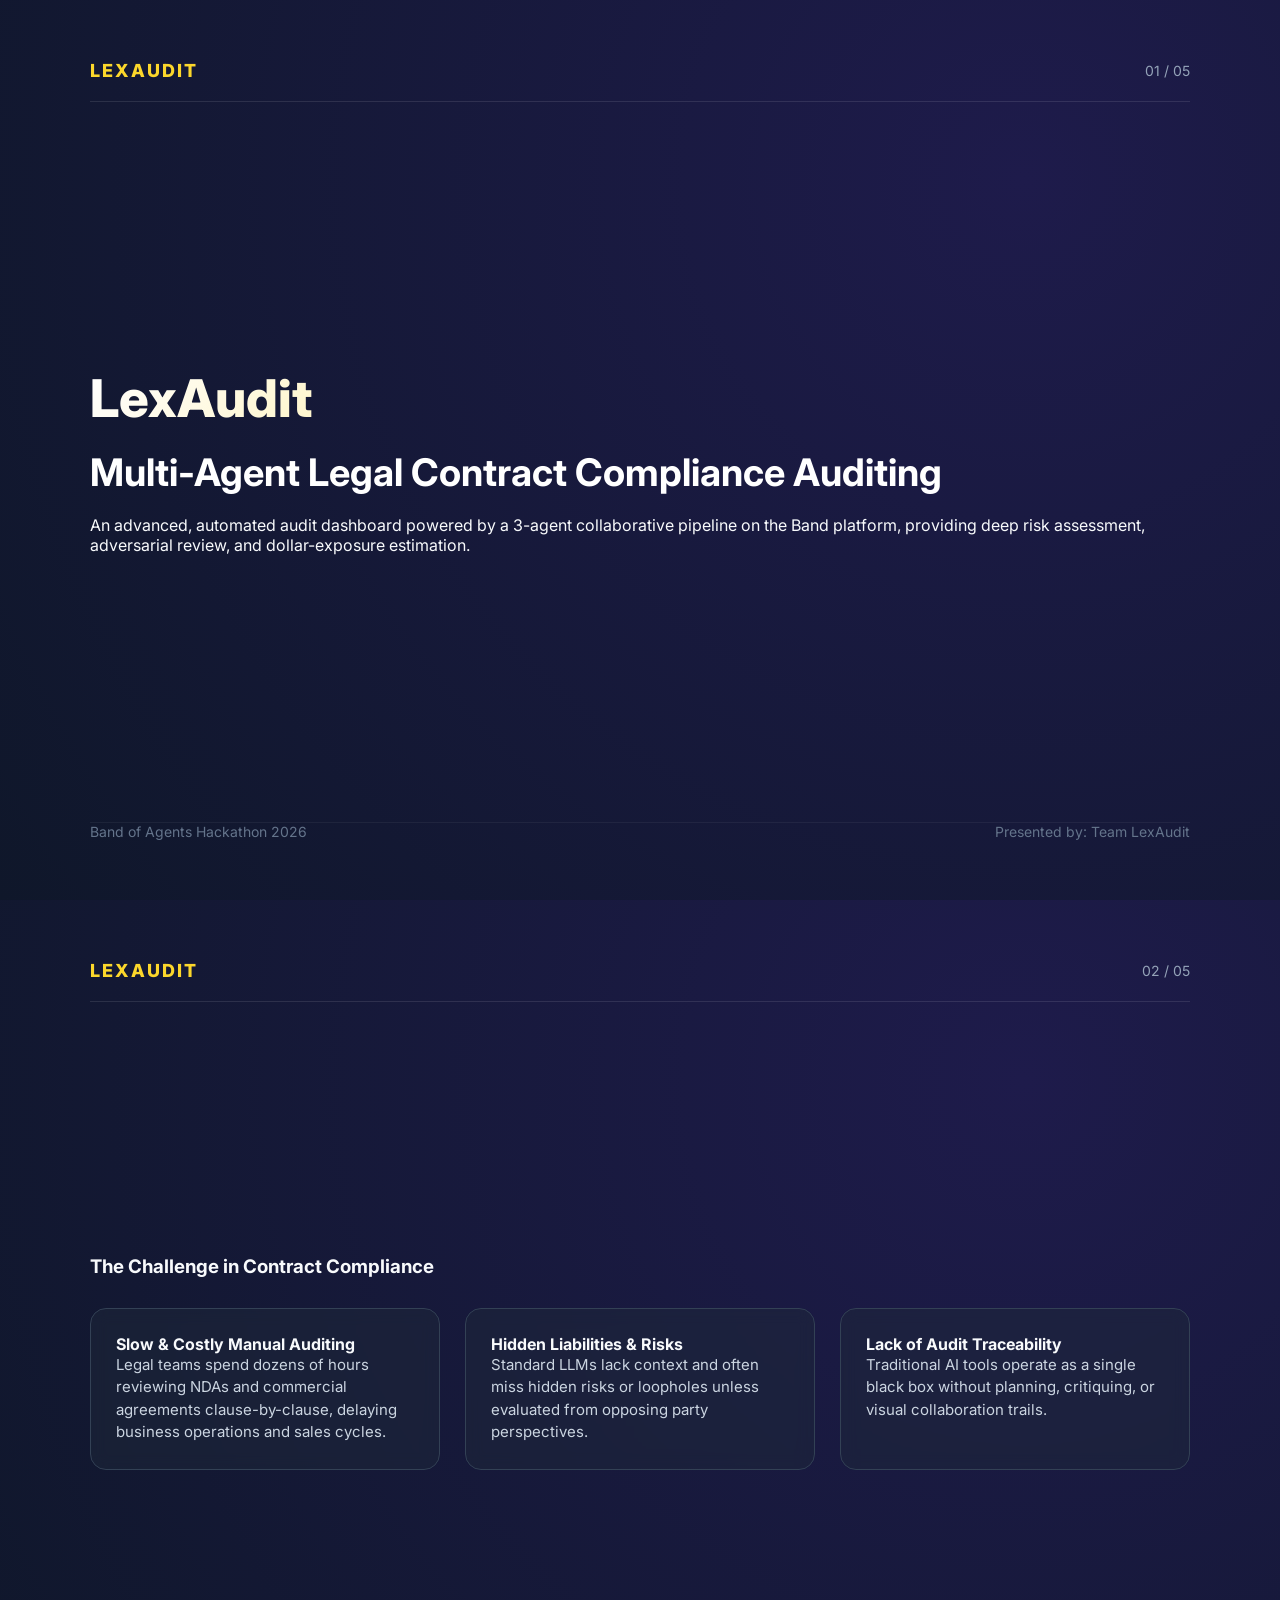
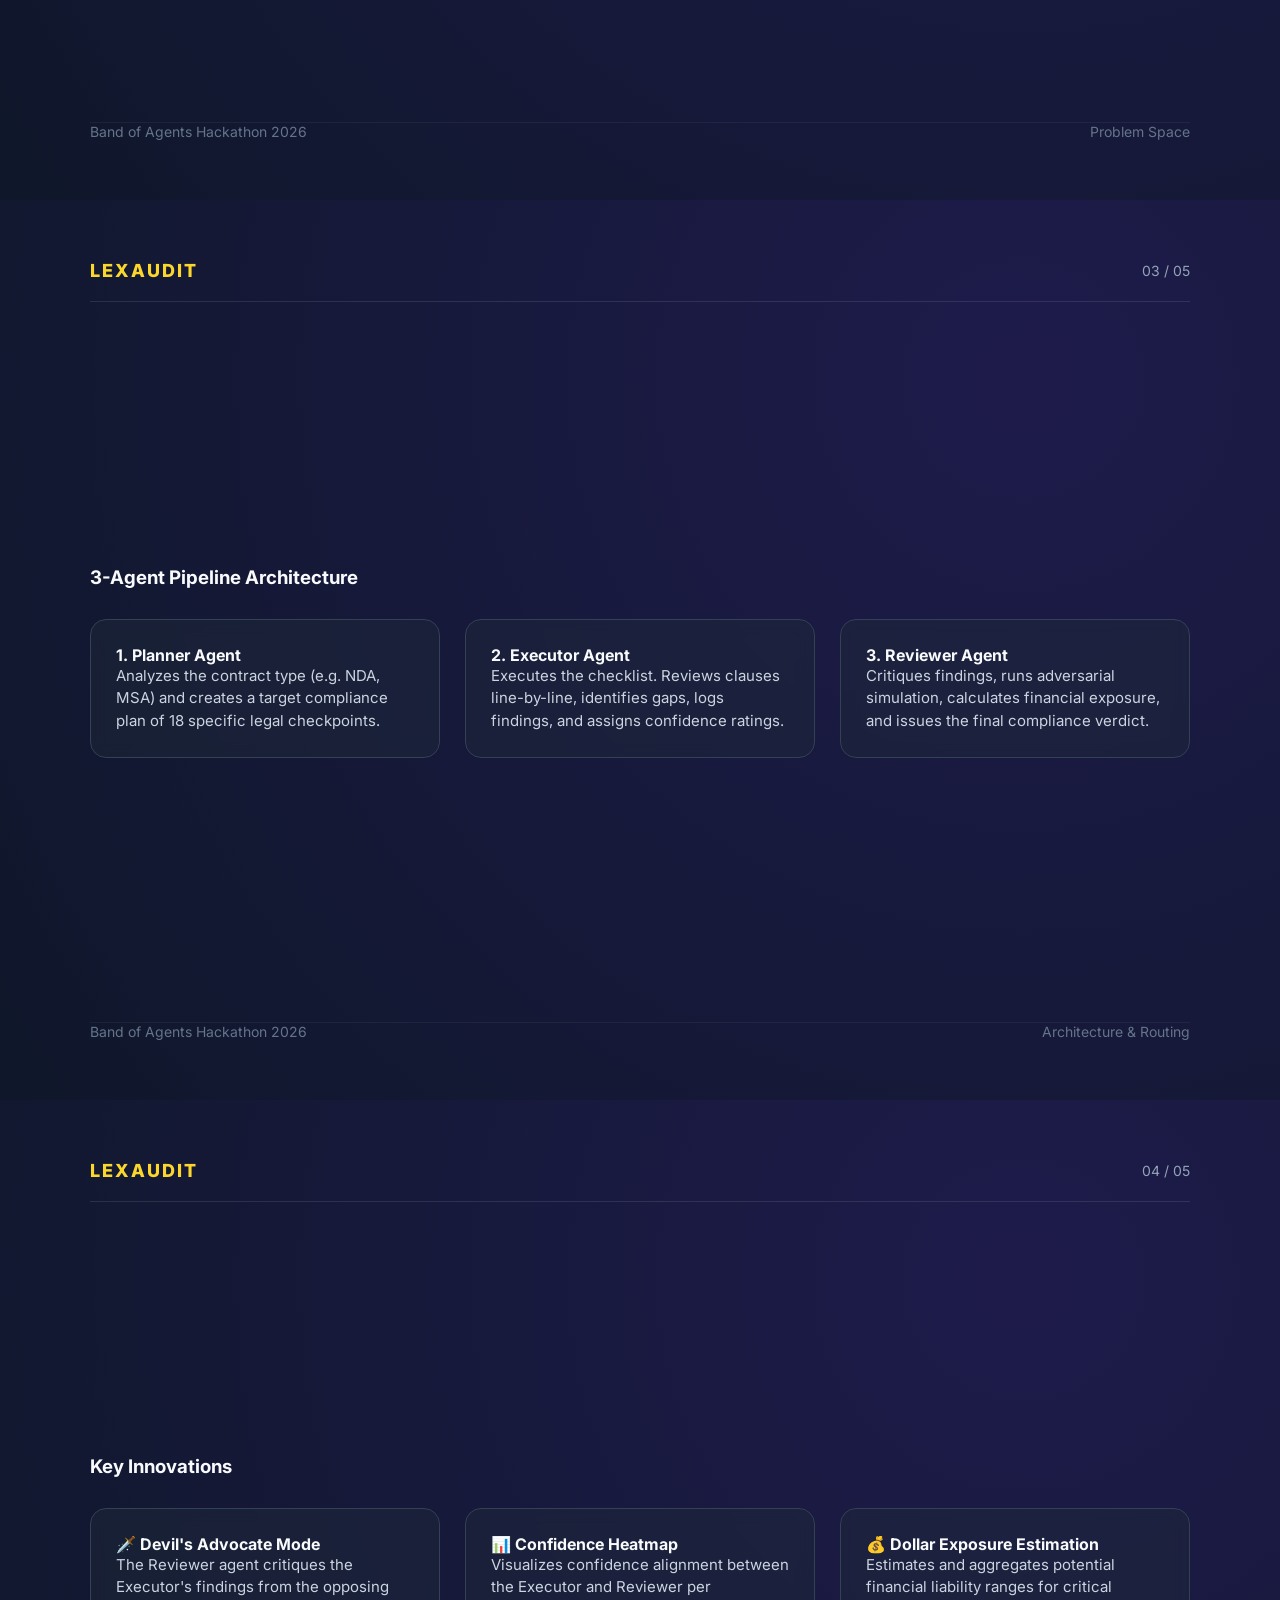
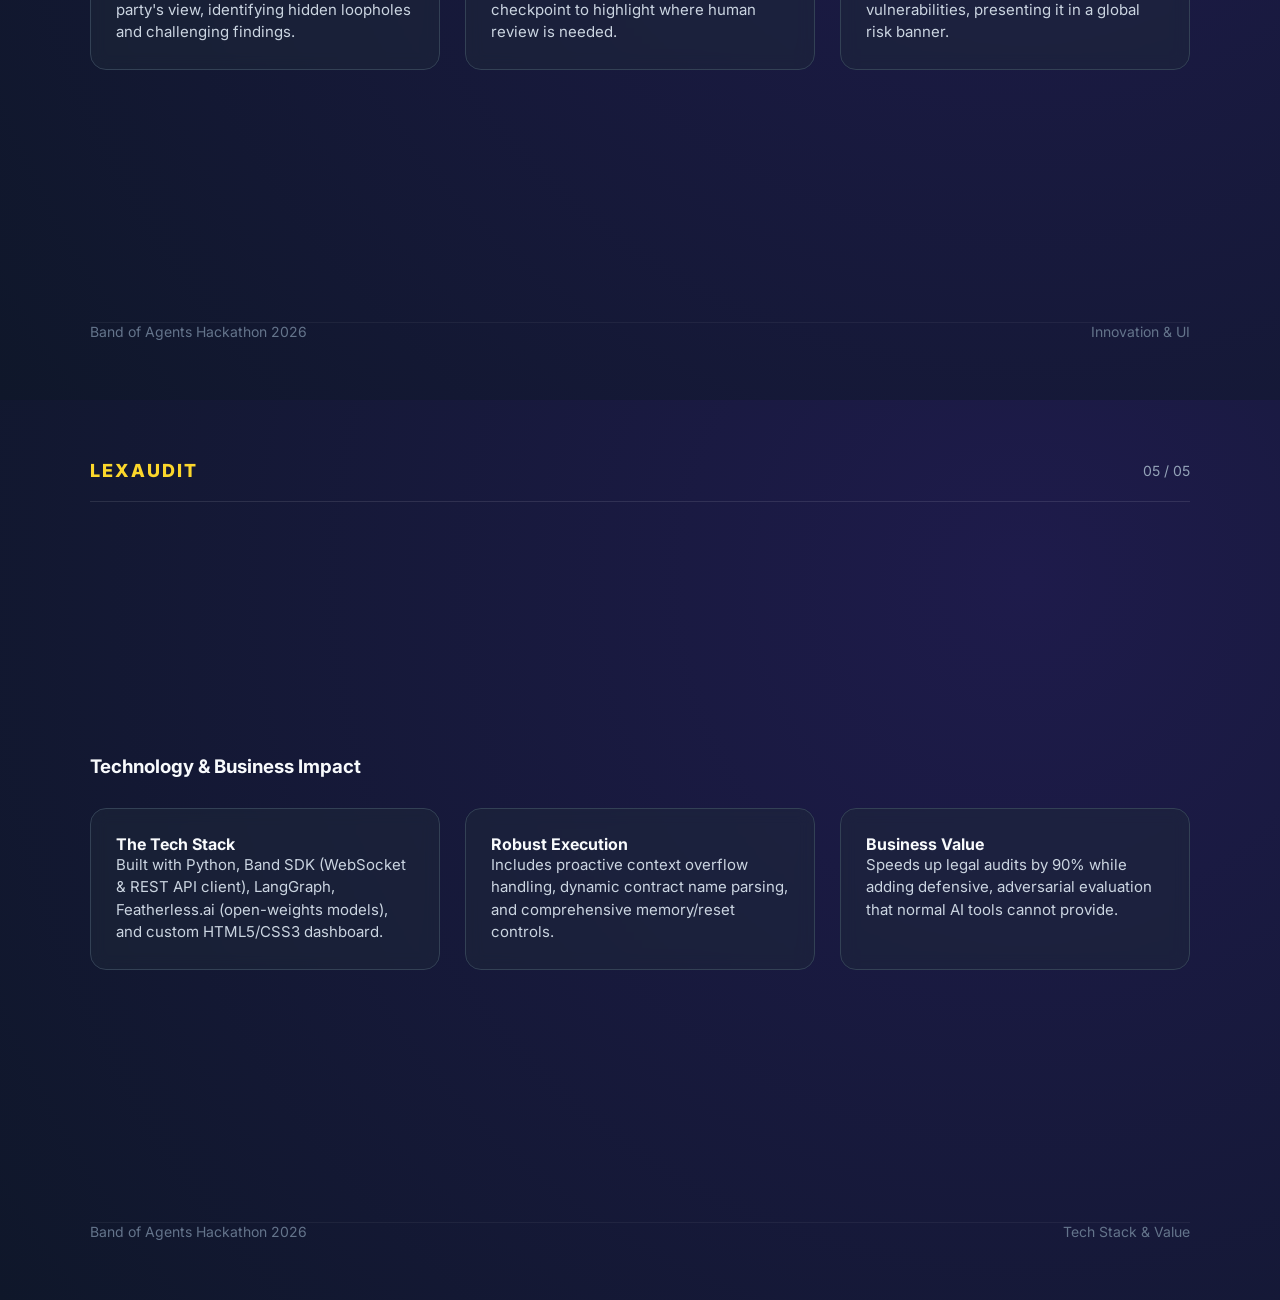
<file: slides.html>
<!DOCTYPE html>
<html lang="en">
<head>
  <meta charset="UTF-8">
  <title>AegisOptions Presentation Slides</title>
  <style>
    @import url('https://fonts.googleapis.com/css2?family=Inter:wght@300;400;600;700;800&display=swap');
    
    * {
      box-sizing: border-box;
      margin: 0;
      padding: 0;
    }
    
    body {
      font-family: 'Inter', sans-serif;
      background: #090d16;
      color: #f8fafc;
      overflow-x: hidden;
    }

    .slide {
      width: 100vw;
      height: 100vh;
      display: flex;
      flex-direction: column;
      justify-content: space-between;
      padding: 60px 90px;
      position: relative;
      background: radial-gradient(circle at 85% 15%, #1e1b4b 0%, #090d16 100%);
      border-bottom: 2px solid #1e293b;
    }

    .header {
      display: flex;
      justify-content: space-between;
      align-items: center;
      border-bottom: 1px solid rgba(255, 255, 255, 0.1);
      padding-bottom: 20px;
    }

    .project-name {
      font-size: 18px;
      font-weight: 800;
      letter-spacing: 2px;
      color: #fcd72b;
      text-transform: uppercase;
    }

    .slide-number {
      font-size: 14px;
      color: #94a3b8;
    }

    .content {
      flex-grow: 1;
      display: flex;
      flex-direction: column;
      justify-content: center;
      padding: 40px 0;
    }

    h1 {
      font-size: 52px;
      font-weight: 800;
      line-height: 1.15;
      margin-bottom: 20px;
      background: linear-gradient(135deg, #ffffff 0%, #fcd72b 100%);
      -webkit-background-clip: text;
      -webkit-text-fill-color: transparent;
    }

    h2 {
      font-size: 38px;
      font-weight: 700;
      margin-bottom: 20px;
      color: #ffffff;
    }

    p.subtitle {
      font-size: 22px;
      color: #94a3b8;
      max-width: 850px;
      line-height: 1.5;
    }

    .grid {
      display: grid;
      grid-template-columns: repeat(3, 1fr);
      gap: 25px;
      margin-top: 30px;
    }

    .card {
      background: rgba(30, 41, 59, 0.5);
      border: 1px solid #334155;
      border-radius: 16px;
      padding: 25px;
      backdrop-filter: blur(8px);
    }

    .card h3 {
      font-size: 20px;
      color: #fcd72b;
      margin-bottom: 12px;
    }

    .card p {
      font-size: 15px;
      color: #cbd5e1;
      line-height: 1.5;
    }

    .tag {
      display: inline-block;
      padding: 6px 14px;
      border-radius: 20px;
      font-size: 13px;
      font-weight: 600;
      margin-right: 8px;
      margin-top: 15px;
      background: rgba(252, 215, 43, 0.15);
      color: #fcd72b;
      border: 1px solid rgba(252, 215, 43, 0.3);
    }

    .footer {
      display: flex;
      justify-content: space-between;
      align-items: center;
      font-size: 14px;
      color: #64748b;
      border-top: 1px solid rgba(255, 255, 255, 0.05);
        -webkit-print-color-adjust: exact;
        print-color-adjust: exact;
      }
      .slide {
        width: 100vw;
        height: 100vh;
        page-break-after: always;
        border-bottom: none;
        background: radial-gradient(circle at 80% 20%, #1e1b4b 0%, #0f172a 100%) !important;
      }
    }
  </style>
</head>
<body>

  <!-- Slide 1: Title -->
  <section class="slide">
    <div class="header">
      <span class="project-name">LexAudit</span>
      <span class="slide-number">01 / 05</span>
    </div>
    <div class="content">
      <h1 class="title">LexAudit</h1>
      <h2 class="subtitle">Multi-Agent Legal Contract Compliance Auditing</h2>
      <p class="text">An advanced, automated audit dashboard powered by a 3-agent collaborative pipeline on the Band platform, providing deep risk assessment, adversarial review, and dollar-exposure estimation.</p>
    </div>
    <div class="footer">
      <span>Band of Agents Hackathon 2026</span>
      <span>Presented by: Team LexAudit</span>
    </div>
  </section>

  <!-- Slide 2: The Problem -->
  <section class="slide">
    <div class="header">
      <span class="project-name">LexAudit</span>
      <span class="slide-number">02 / 05</span>
    </div>
    <div class="content">
      <h3 class="slide-title">The Challenge in Contract Compliance</h3>
      <div class="grid">
        <div class="card">
          <h4>Slow & Costly Manual Auditing</h4>
          <p>Legal teams spend dozens of hours reviewing NDAs and commercial agreements clause-by-clause, delaying business operations and sales cycles.</p>
        </div>
        <div class="card">
          <h4>Hidden Liabilities & Risks</h4>
          <p>Standard LLMs lack context and often miss hidden risks or loopholes unless evaluated from opposing party perspectives.</p>
        </div>
        <div class="card">
          <h4>Lack of Audit Traceability</h4>
          <p>Traditional AI tools operate as a single black box without planning, critiquing, or visual collaboration trails.</p>
        </div>
      </div>
    </div>
    <div class="footer">
      <span>Band of Agents Hackathon 2026</span>
      <span>Problem Space</span>
    </div>
  </section>

  <!-- Slide 3: Multi-Agent Architecture -->
  <section class="slide">
    <div class="header">
      <span class="project-name">LexAudit</span>
      <span class="slide-number">03 / 05</span>
    </div>
    <div class="content">
      <h3 class="slide-title">3-Agent Pipeline Architecture</h3>
      <div class="grid">
        <div class="card">
          <h4>1. Planner Agent</h4>
          <p>Analyzes the contract type (e.g. NDA, MSA) and creates a target compliance plan of 18 specific legal checkpoints.</p>
        </div>
        <div class="card">
          <h4>2. Executor Agent</h4>
          <p>Executes the checklist. Reviews clauses line-by-line, identifies gaps, logs findings, and assigns confidence ratings.</p>
        </div>
        <div class="card">
          <h4>3. Reviewer Agent</h4>
          <p>Critiques findings, runs adversarial simulation, calculates financial exposure, and issues the final compliance verdict.</p>
        </div>
      </div>
    </div>
    <div class="footer">
      <span>Band of Agents Hackathon 2026</span>
      <span>Architecture & Routing</span>
    </div>
  </section>

  <!-- Slide 4: Unique Features -->
  <section class="slide">
    <div class="header">
      <span class="project-name">LexAudit</span>
      <span class="slide-number">04 / 05</span>
    </div>
    <div class="content">
      <h3 class="slide-title">Key Innovations</h3>
      <div class="grid" style="grid-template-columns: repeat(3, 1fr);">
        <div class="card">
          <h4>🗡️ Devil's Advocate Mode</h4>
          <p>The Reviewer agent critiques the Executor's findings from the opposing party's view, identifying hidden loopholes and challenging findings.</p>
        </div>
        <div class="card">
          <h4>📊 Confidence Heatmap</h4>
          <p>Visualizes confidence alignment between the Executor and Reviewer per checkpoint to highlight where human review is needed.</p>
        </div>
        <div class="card">
          <h4>💰 Dollar Exposure Estimation</h4>
          <p>Estimates and aggregates potential financial liability ranges for critical vulnerabilities, presenting it in a global risk banner.</p>
        </div>
      </div>
    </div>
    <div class="footer">
      <span>Band of Agents Hackathon 2026</span>
      <span>Innovation & UI</span>
    </div>
  </section>

  <!-- Slide 5: Tech Stack & Value -->
  <section class="slide">
    <div class="header">
      <span class="project-name">LexAudit</span>
      <span class="slide-number">05 / 05</span>
    </div>
    <div class="content">
      <h3 class="slide-title">Technology & Business Impact</h3>
      <div class="grid">
        <div class="card">
          <h4>The Tech Stack</h4>
          <p>Built with Python, Band SDK (WebSocket & REST API client), LangGraph, Featherless.ai (open-weights models), and custom HTML5/CSS3 dashboard.</p>
        </div>
        <div class="card">
          <h4>Robust Execution</h4>
          <p>Includes proactive context overflow handling, dynamic contract name parsing, and comprehensive memory/reset controls.</p>
        </div>
        <div class="card">
          <h4>Business Value</h4>
          <p>Speeds up legal audits by 90% while adding defensive, adversarial evaluation that normal AI tools cannot provide.</p>
        </div>
      </div>
    </div>
    <div class="footer">
      <span>Band of Agents Hackathon 2026</span>
      <span>Tech Stack & Value</span>
    </div>
  </section>

</body>
</html>
</file>
